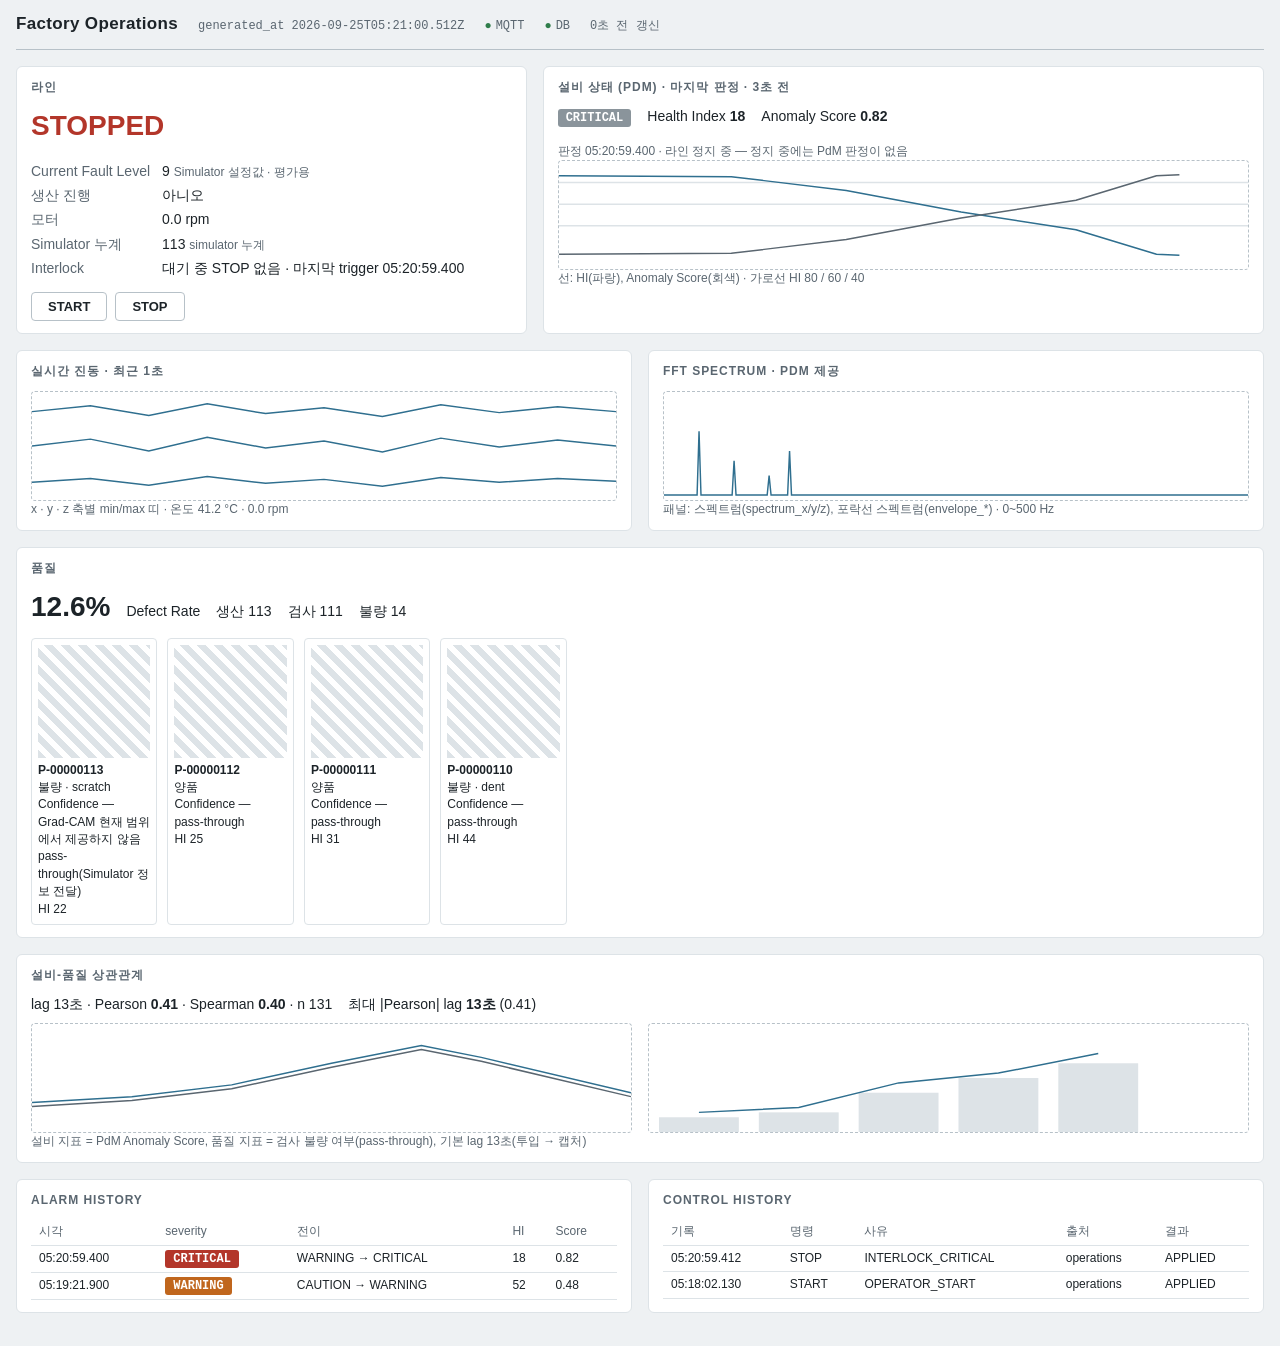
<file: docs/WIREFRAME.html>
<!doctype html>
<html lang="ko">
<meta charset="utf-8">
<meta name="viewport" content="width=device-width, initial-scale=1">
<title>Operations Dashboard 와이어프레임</title>
<!-- 배치와 문구의 기준(docs/spec/06-dashboard.md 5절). 값은 예시다. 외부 요청 없음. -->
<style>
  :root {
    --ground: #eef1f3; --panel: #ffffff; --ink: #1c2328; --muted: #5a6670;
    --line: #b7c1c8; --hair: #dde3e7; --accent: #2f6f8f;
    --normal: #2f7d4a; --caution: #a88a12; --warning: #c0661d; --critical: #b3362a; --stale: #8a949b;
    --sans: -apple-system, "Apple SD Gothic Neo", "Segoe UI", "Malgun Gothic", sans-serif;
    --mono: ui-monospace, "SF Mono", Menlo, monospace;
  }
  @media (prefers-color-scheme: dark) {
    :root { color-scheme: dark; --ground: #14191c; --panel: #1c2327; --ink: #e2e8eb; --muted: #97a3ab;
      --line: #4d5a62; --hair: #2c353a; --accent: #6bb3d4;
      --normal: #6cc38b; --caution: #d9bd4a; --warning: #e8955a; --critical: #ec7b6e; --stale: #7d888f; }
  }
  * { box-sizing: border-box; }
  body { margin: 0; background: var(--ground); color: var(--ink); font: 14px/1.45 var(--sans); padding: 0 16px 32px; }
  header { display: flex; flex-wrap: wrap; gap: 8px 20px; align-items: baseline; padding-block: 12px; border-bottom: 1px solid var(--line); margin-bottom: 16px; }
  header h1 { font-size: 17px; margin: 0; letter-spacing: .02em; }
  .meta { color: var(--muted); font: 12px var(--mono); font-variant-numeric: tabular-nums; }
  .ok::before, .bad::before { content: "●"; margin-right: 4px; }
  .ok::before { color: var(--normal); } .bad::before { color: var(--critical); }
  .grid { display: grid; gap: 16px; grid-template-columns: repeat(12, 1fr); }
  section { background: var(--panel); border: 1px solid var(--hair); border-radius: 6px; padding: 12px 14px; min-width: 0; }
  section h2 { font-size: 12px; text-transform: uppercase; letter-spacing: .08em; color: var(--muted); margin: 0 0 10px; }
  .w4 { grid-column: span 4; } .w5 { grid-column: span 5; } .w6 { grid-column: span 6; } .w7 { grid-column: span 7; } .w8 { grid-column: span 8; } .w12 { grid-column: span 12; }
  @media (max-width: 900px) { .grid > section { grid-column: span 12; } }
  .big { font-size: 28px; font-weight: 600; }
  .run { color: var(--normal); } .stop { color: var(--critical); }
  .kv { display: grid; grid-template-columns: auto 1fr; gap: 4px 12px; font-variant-numeric: tabular-nums; }
  .kv dt { color: var(--muted); } .kv dd { margin: 0; }
  .note { color: var(--muted); font-size: 12px; }
  .badge { display: inline-block; padding: 2px 8px; border-radius: 3px; font: 600 12px var(--mono); color: #fff; }
  .b-normal { background: var(--normal); } .b-caution { background: var(--caution); } .b-warning { background: var(--warning); } .b-critical { background: var(--critical); } .b-stale { background: var(--stale); }
  .btns { display: flex; gap: 8px; margin-top: 10px; }
  button { font: 600 13px var(--sans); padding: 6px 16px; border-radius: 4px; border: 1px solid var(--line); background: var(--panel); color: var(--ink); cursor: pointer; }
  button:focus-visible { outline: 2px solid var(--accent); outline-offset: 2px; }
  .chart { width: 100%; height: 110px; display: block; border: 1px dashed var(--line); border-radius: 4px; }
  .chart line, .chart polyline { fill: none; stroke-width: 1.5; }
  .row { display: flex; flex-wrap: wrap; gap: 16px; align-items: baseline; }
  .thumbs { display: grid; grid-template-columns: repeat(auto-fill, minmax(120px, 1fr)); gap: 10px; margin-top: 10px; }
  .thumb { border: 1px solid var(--hair); border-radius: 4px; padding: 6px; font-size: 12px; }
  .img { aspect-ratio: 1; max-width: 100%; background: repeating-linear-gradient(45deg, var(--hair) 0 6px, transparent 6px 12px); margin-bottom: 4px; }
  .scroll { overflow-x: auto; }
  table { border-collapse: collapse; width: 100%; font-size: 12px; font-variant-numeric: tabular-nums; }
  th, td { text-align: left; padding: 4px 8px; border-bottom: 1px solid var(--hair); white-space: nowrap; }
  th { color: var(--muted); font-weight: 500; }
</style>

<header>
  <h1>Factory Operations</h1>
  <span class="meta">generated_at 2026-09-25T05:21:00.512Z</span>
  <span class="meta ok">MQTT</span><span class="meta ok">DB</span>
  <span class="meta">0초 전 갱신</span>
</header>

<div class="grid">
  <section id="line" class="w5">
    <h2>라인</h2>
    <div class="big stop">STOPPED</div>
    <dl class="kv">
      <dt>Current Fault Level</dt><dd>9 <span class="note">Simulator 설정값 · 평가용</span></dd>
      <dt>생산 진행</dt><dd>아니오</dd>
      <dt>모터</dt><dd>0.0 rpm</dd>
      <dt>Simulator 누계</dt><dd>113 <span class="note">simulator 누계</span></dd>
      <dt>Interlock</dt><dd>대기 중 STOP 없음 · 마지막 trigger 05:20:59.400</dd>
    </dl>
    <div class="btns"><button type="button">START</button><button type="button">STOP</button></div>
  </section>

  <section id="pdm" class="w7">
    <h2>설비 상태 (PdM) · 마지막 판정 · 3초 전</h2>
    <div class="row">
      <span class="badge b-stale">CRITICAL</span>
      <span>Health Index <b>18</b></span><span>Anomaly Score <b>0.82</b></span>
      <span class="note">판정 05:20:59.400 · 라인 정지 중 — 정지 중에는 PdM 판정이 없음</span>
    </div>
    <svg class="chart" viewBox="0 0 600 110" preserveAspectRatio="none" aria-label="최근 120초 추세">
      <line x1="0" y1="22" x2="600" y2="22" stroke="var(--hair)"/><line x1="0" y1="44" x2="600" y2="44" stroke="var(--hair)"/><line x1="0" y1="66" x2="600" y2="66" stroke="var(--hair)"/>
      <polyline stroke="var(--accent)" points="0,15 150,16 250,30 350,52 450,70 520,95 540,96"/>
      <polyline stroke="var(--muted)" points="0,95 150,94 250,80 350,58 450,40 520,15 540,14"/>
    </svg>
    <div class="note">선: HI(파랑), Anomaly Score(회색) · 가로선 HI 80 / 60 / 40</div>
  </section>

  <section id="vibration" class="w6">
    <h2>실시간 진동 · 최근 1초</h2>
    <svg class="chart" viewBox="0 0 600 110" preserveAspectRatio="none" aria-label="x y z min/max 띠">
      <polyline stroke="var(--accent)" points="0,20 60,14 120,24 180,12 240,22 300,16 360,25 420,13 480,21 540,15 600,20"/>
      <polyline stroke="var(--accent)" points="0,55 60,48 120,60 180,46 240,57 300,50 360,61 420,47 480,56 540,49 600,55"/>
      <polyline stroke="var(--accent)" points="0,92 60,88 120,95 180,86 240,93 300,89 360,96 420,87 480,92 540,88 600,91"/>
    </svg>
    <div class="note">x · y · z 축별 min/max 띠 · 온도 41.2 °C · 0.0 rpm</div>
  </section>

  <section id="spectrum" class="w6">
    <h2>FFT Spectrum · PdM 제공</h2>
    <svg class="chart" viewBox="0 0 600 110" preserveAspectRatio="none" aria-label="스펙트럼 0~500 Hz">
      <polyline stroke="var(--accent)" points="0,105 34,105 36,40 38,105 70,105 72,70 74,105 106,105 108,85 110,105 127,105 129,60 131,105 600,105"/>
    </svg>
    <div class="note">패널: 스펙트럼(spectrum_x/y/z), 포락선 스펙트럼(envelope_*) · 0~500 Hz</div>
  </section>

  <section id="quality" class="w12">
    <h2>품질</h2>
    <div class="row"><span class="big">12.6%</span><span>Defect Rate</span><span>생산 113</span><span>검사 111</span><span>불량 14</span></div>
    <div class="thumbs">
      <div class="thumb"><div class="img"></div><b>P-00000113</b><br>불량 · scratch<br>Confidence —<br>Grad-CAM 현재 범위에서 제공하지 않음<br>pass-through(Simulator 정보 전달)<br>HI 22</div>
      <div class="thumb"><div class="img"></div><b>P-00000112</b><br>양품<br>Confidence —<br>pass-through<br>HI 25</div>
      <div class="thumb"><div class="img"></div><b>P-00000111</b><br>양품<br>Confidence —<br>pass-through<br>HI 31</div>
      <div class="thumb"><div class="img"></div><b>P-00000110</b><br>불량 · dent<br>Confidence —<br>pass-through<br>HI 44</div>
    </div>
  </section>

  <section id="correlation" class="w12">
    <h2>설비-품질 상관관계</h2>
    <div class="row">
      <span>lag 13초 · Pearson <b>0.41</b> · Spearman <b>0.40</b> · n 131</span>
      <span>최대 |Pearson| lag <b>13초</b> (0.41)</span>
    </div>
    <div class="grid" style="margin-top:8px">
      <svg class="chart w6" viewBox="0 0 600 110" preserveAspectRatio="none" aria-label="lag별 계수">
        <polyline stroke="var(--accent)" points="0,80 100,74 200,62 300,40 390,22 450,34 600,70"/>
        <polyline stroke="var(--muted)" points="0,84 100,78 200,66 300,44 390,26 450,38 600,74"/>
      </svg>
      <svg class="chart w6" viewBox="0 0 600 110" preserveAspectRatio="none" aria-label="30초 구간 불량률과 평균 Anomaly Score">
        <g fill="var(--hair)"><rect x="10" y="95" width="80" height="15"/><rect x="110" y="90" width="80" height="20"/><rect x="210" y="70" width="80" height="40"/><rect x="310" y="55" width="80" height="55"/><rect x="410" y="40" width="80" height="70"/></g>
        <polyline stroke="var(--accent)" points="50,90 150,85 250,60 350,50 450,30"/>
      </svg>
    </div>
    <div class="note">설비 지표 = PdM Anomaly Score, 품질 지표 = 검사 불량 여부(pass-through), 기본 lag 13초(투입 → 캡처)</div>
  </section>

  <section id="alarms" class="w6">
    <h2>Alarm History</h2>
    <div class="scroll"><table>
      <tr><th>시각</th><th>severity</th><th>전이</th><th>HI</th><th>Score</th></tr>
      <tr><td>05:20:59.400</td><td><span class="badge b-critical">CRITICAL</span></td><td>WARNING → CRITICAL</td><td>18</td><td>0.82</td></tr>
      <tr><td>05:19:21.900</td><td><span class="badge b-warning">WARNING</span></td><td>CAUTION → WARNING</td><td>52</td><td>0.48</td></tr>
    </table></div>
  </section>

  <section id="controls" class="w6">
    <h2>Control History</h2>
    <div class="scroll"><table>
      <tr><th>기록</th><th>명령</th><th>사유</th><th>출처</th><th>결과</th></tr>
      <tr><td>05:20:59.412</td><td>STOP</td><td>INTERLOCK_CRITICAL</td><td>operations</td><td>APPLIED</td></tr>
      <tr><td>05:18:02.130</td><td>START</td><td>OPERATOR_START</td><td>operations</td><td>APPLIED</td></tr>
    </table></div>
  </section>
</div>
</html>
</file>
